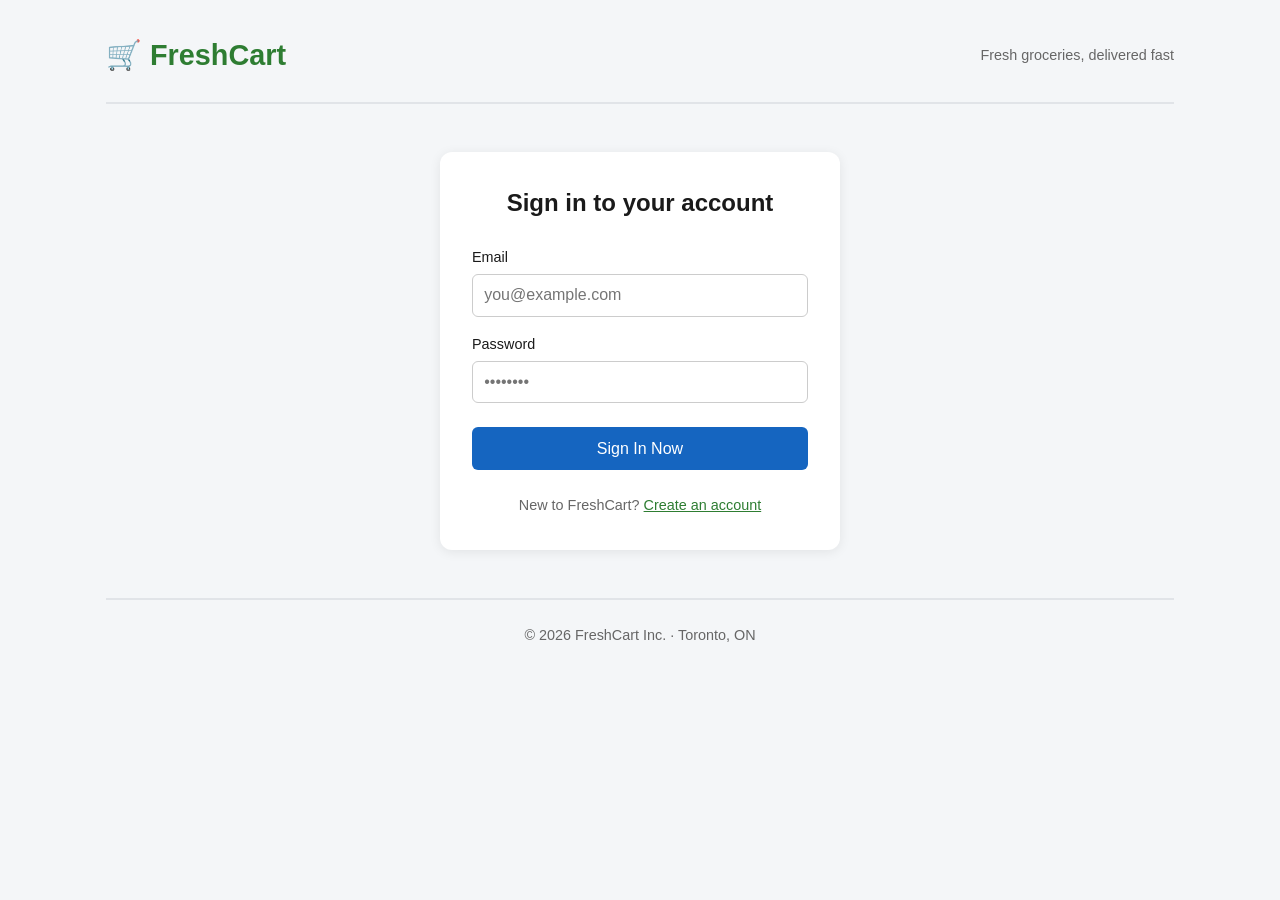
<file: docs/index.html>
<!DOCTYPE html>
<html lang="en">
<head>
  <meta charset="UTF-8">
  <meta name="viewport" content="width=device-width, initial-scale=1.0">
  <title>FreshCart — Login</title>
  <link rel="stylesheet" href="css/style.css">
</head>
<body>
  <div class="container">
    <header class="header">
      <h1 class="logo">🛒 FreshCart</h1>
      <p class="tagline">Fresh groceries, delivered fast</p>
    </header>

    <main class="login-box">
      <h2>Sign in to your account</h2>
      <form id="loginForm">
        <label for="email">Email</label>
        <input type="email" id="email" placeholder="you@example.com" required>

        <label for="password">Password</label>
        <input type="password" id="password" placeholder="••••••••" required>

        <button type="button" class="btn-primary" onclick="window.location.href='dashboard.html'">Sign In Now</button>
      </form>
      <p class="footer-text">New to FreshCart? <a href="#">Create an account</a></p>
    </main>

    <footer class="footer">
      <p>&copy; 2026 FreshCart Inc. · Toronto, ON</p>
    </footer>
  </div>
</body>
</html>
</file>
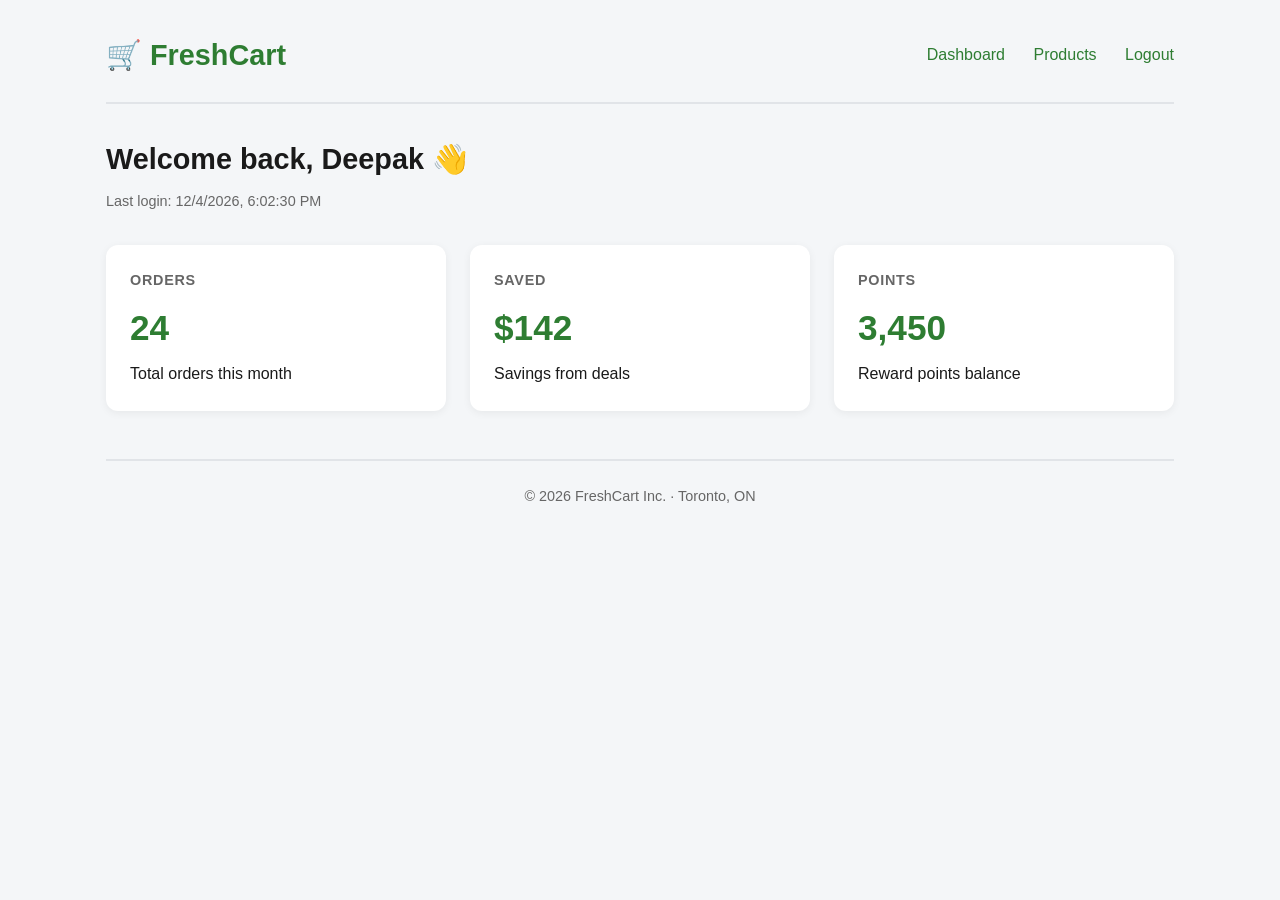
<file: docs/dashboard.html>
<!DOCTYPE html>
<html lang="en">
<head>
  <meta charset="UTF-8">
  <meta name="viewport" content="width=device-width, initial-scale=1.0">
  <title>FreshCart — Dashboard</title>
  <link rel="stylesheet" href="css/style.css">
</head>
<body>
  <div class="container">
    <header class="header">
      <h1 class="logo">🛒 FreshCart</h1>
      <nav>
        <a href="dashboard.html">Dashboard</a>
        <a href="products.html">Products</a>
        <a href="index.html">Logout</a>
      </nav>
    </header>

    <main>
      <h2 id="welcome">Welcome back, Deepak 👋</h2>
      <p id="liveTimestamp" class="timestamp">Last login: Loading...</p>

      <div class="card-grid">
        <div class="card">
          <h3>Orders</h3>
          <p class="card-number">24</p>
          <p>Total orders this month</p>
        </div>
        <div class="card">
          <h3>Saved</h3>
          <p class="card-number">$142</p>
          <p>Savings from deals</p>
        </div>
        <div class="card">
          <h3>Points</h3>
          <p class="card-number">3,450</p>
          <p>Reward points balance</p>
        </div>
      </div>
    </main>

    <footer class="footer">
      <p>&copy; 2026 FreshCart Inc. · Toronto, ON</p>
    </footer>
  </div>

  <script>
    document.getElementById('liveTimestamp').textContent =
      'Last login: ' + new Date().toLocaleString();
  </script>
</body>
</html>
</file>
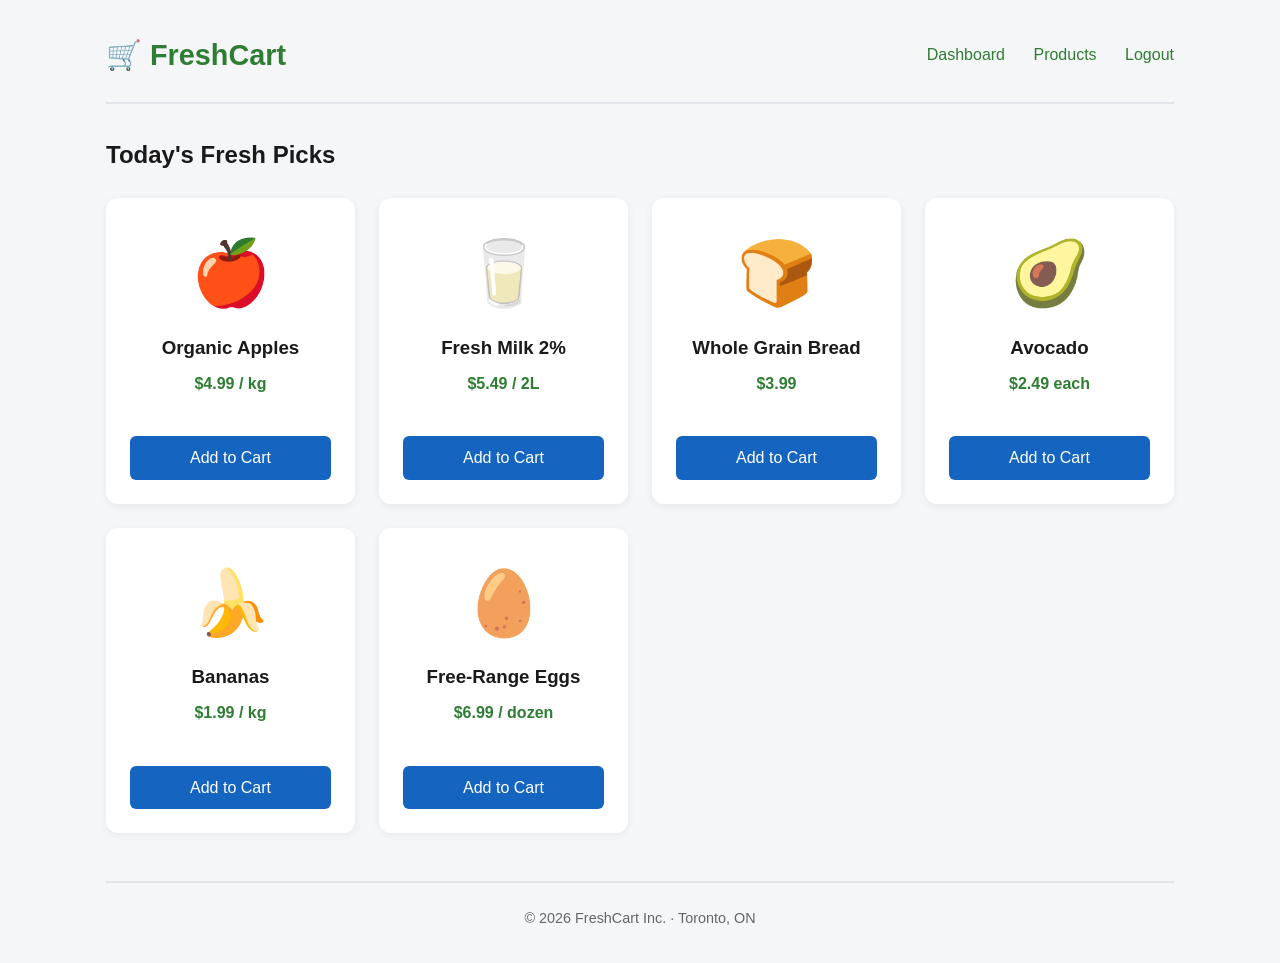
<file: docs/products.html>
<!DOCTYPE html>
<html lang="en">
<head>
  <meta charset="UTF-8">
  <meta name="viewport" content="width=device-width, initial-scale=1.0">
  <title>FreshCart — Products</title>
  <link rel="stylesheet" href="css/style.css">
</head>
<body>
  <div class="container">
    <header class="header">
      <h1 class="logo">🛒 FreshCart</h1>
      <nav>
        <a href="dashboard.html">Dashboard</a>
        <a href="products.html">Products</a>
        <a href="index.html">Logout</a>
      </nav>
    </header>

    <main>
      <h2>Today's Fresh Picks</h2>
      <div class="product-grid">
        <div class="product-card">
          <div class="product-emoji">🍎</div>
          <h3>Organic Apples</h3>
          <p class="price">$4.99 / kg</p>
          <button class="btn-primary">Add to Cart</button>
        </div>
        <div class="product-card">
          <div class="product-emoji">🥛</div>
          <h3>Fresh Milk 2%</h3>
          <p class="price">$5.49 / 2L</p>
          <button class="btn-primary">Add to Cart</button>
        </div>
        <div class="product-card">
          <div class="product-emoji">🍞</div>
          <h3>Whole Grain Bread</h3>
          <p class="price">$3.99</p>
          <button class="btn-primary">Add to Cart</button>
        </div>
        <div class="product-card">
          <div class="product-emoji">🥑</div>
          <h3>Avocado</h3>
          <p class="price">$2.49 each</p>
          <button class="btn-primary">Add to Cart</button>
        </div>
        <div class="product-card">
          <div class="product-emoji">🍌</div>
          <h3>Bananas</h3>
          <p class="price">$1.99 / kg</p>
          <button class="btn-primary">Add to Cart</button>
        </div>
        <div class="product-card">
          <div class="product-emoji">🥚</div>
          <h3>Free-Range Eggs</h3>
          <p class="price">$6.99 / dozen</p>
          <button class="btn-primary">Add to Cart</button>
        </div>
      </div>
    </main>

    <footer class="footer">
      <p>&copy; 2026 FreshCart Inc. · Toronto, ON</p>
    </footer>
  </div>
</body>
</html>
</file>
<file: docs/css/style.css>
* {
  margin: 0;
  padding: 0;
  box-sizing: border-box;
}

body {
  font-family: -apple-system, BlinkMacSystemFont, "Segoe UI", Roboto, sans-serif;
  background: #f4f6f8;
  color: #1a1a1a;
  line-height: 1.6;
}

.container {
  max-width: 1100px;
  margin: 0 auto;
  padding: 2rem 1rem;
}

.header {
  display: flex;
  justify-content: space-between;
  align-items: center;
  padding-bottom: 1.5rem;
  border-bottom: 2px solid #e1e4e8;
  margin-bottom: 2rem;
  flex-wrap: wrap;
  gap: 1rem;
}

.logo {
  font-size: 1.8rem;
  color: #2e7d32;
}

.tagline {
  color: #666;
  font-size: 0.9rem;
}

nav a {
  margin-left: 1.5rem;
  color: #2e7d32;
  text-decoration: none;
  font-weight: 500;
}

nav a:hover {
  text-decoration: underline;
}

.login-box {
  max-width: 400px;
  margin: 3rem auto;
  background: #fff;
  padding: 2rem;
  border-radius: 12px;
  box-shadow: 0 2px 12px rgba(0,0,0,0.08);
}

.login-box h2 {
  margin-bottom: 1.5rem;
  text-align: center;
}

.login-box label {
  display: block;
  margin-top: 1rem;
  font-weight: 500;
  font-size: 0.9rem;
}

.login-box input {
  width: 100%;
  padding: 0.7rem;
  margin-top: 0.3rem;
  border: 1px solid #ccc;
  border-radius: 6px;
  font-size: 1rem;
}

.btn-primary {
  background: #1565c0;
  color: #fff;
  padding: 0.8rem 1.5rem;
  border: none;
  border-radius: 6px;
  font-size: 1rem;
  font-weight: 500;
  cursor: pointer;
  margin-top: 1.5rem;
  width: 100%;
}

.btn-primary:hover {
  background: #256628;
}

.footer-text {
  text-align: center;
  margin-top: 1.5rem;
  font-size: 0.9rem;
  color: #666;
}

.footer-text a {
  color: #2e7d32;
}

#welcome {
  font-size: 1.8rem;
  margin-bottom: 0.5rem;
}

.timestamp {
  color: #666;
  font-size: 0.9rem;
  margin-bottom: 2rem;
}

.card-grid {
  display: grid;
  grid-template-columns: repeat(auto-fit, minmax(220px, 1fr));
  gap: 1.5rem;
}

.card {
  background: #fff;
  padding: 1.5rem;
  border-radius: 12px;
  box-shadow: 0 2px 8px rgba(0,0,0,0.06);
}

.card h3 {
  color: #666;
  font-size: 0.9rem;
  text-transform: uppercase;
  letter-spacing: 0.05em;
  margin-bottom: 0.5rem;
}

.card-number {
  font-size: 2.2rem;
  font-weight: 700;
  color: #2e7d32;
  margin-bottom: 0.3rem;
}

.product-grid {
  display: grid;
  grid-template-columns: repeat(auto-fit, minmax(200px, 1fr));
  gap: 1.5rem;
  margin-top: 1.5rem;
}

.product-card {
  background: #fff;
  padding: 1.5rem;
  border-radius: 12px;
  text-align: center;
  box-shadow: 0 2px 8px rgba(0,0,0,0.06);
  transition: transform 0.2s;
}

.product-card:hover {
  transform: translateY(-3px);
}

.product-emoji {
  font-size: 4rem;
  margin-bottom: 0.5rem;
}

.price {
  color: #2e7d32;
  font-weight: 700;
  margin: 0.5rem 0 1rem;
}

.footer {
  margin-top: 3rem;
  padding-top: 1.5rem;
  border-top: 2px solid #e1e4e8;
  text-align: center;
  color: #666;
  font-size: 0.9rem;
}
</file>
